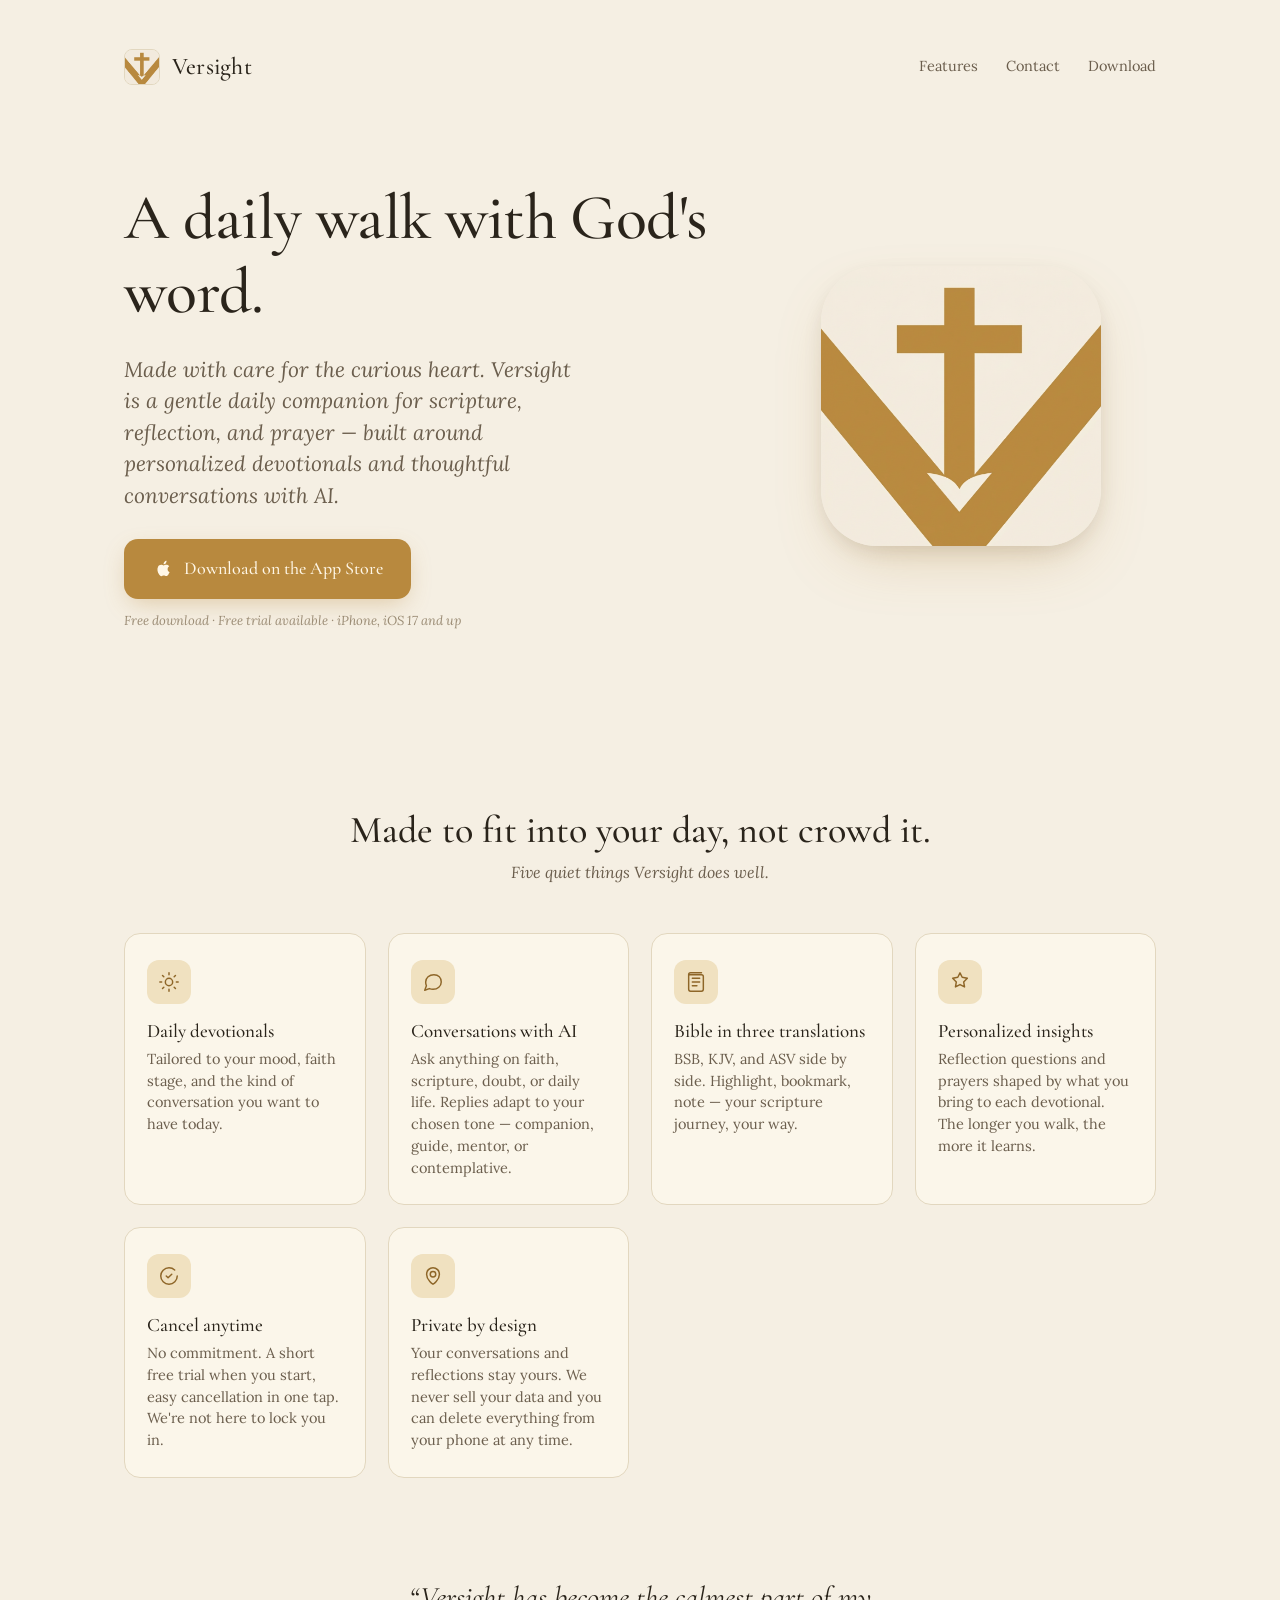
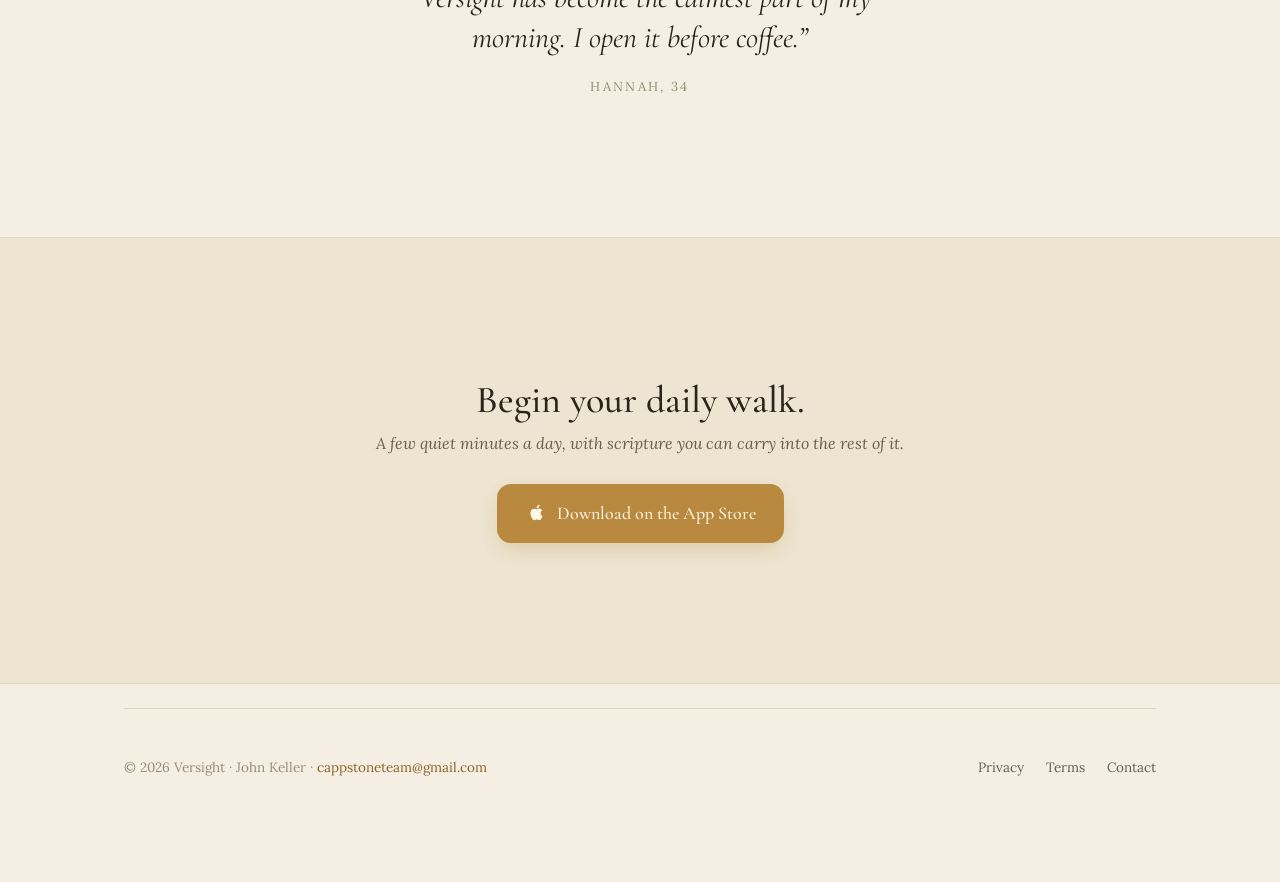
<file: index.html>
<!doctype html>
<html lang="en">
<head>
  <meta charset="utf-8" />
  <meta name="viewport" content="width=device-width, initial-scale=1" />
  <title>Versight — A daily walk with God's word</title>
  <meta name="description" content="Versight is a gentle daily companion for scripture, reflection, and prayer — built around personalized devotionals and thoughtful AI conversations." />
  <meta name="theme-color" content="#F5EFE3" />

  <link rel="icon" type="image/png" href="/icon.png" />
  <link rel="apple-touch-icon" href="/icon.png" />

  <link rel="preconnect" href="https://fonts.googleapis.com" />
  <link rel="preconnect" href="https://fonts.gstatic.com" crossorigin />
  <link href="https://fonts.googleapis.com/css2?family=Cormorant+Garamond:ital,wght@0,400;0,500;0,600;1,400;1,500&family=Lora:ital,wght@0,400;0,500;1,400&display=swap" rel="stylesheet" />

  <link rel="stylesheet" href="/style.css" />

  <!-- OG / Twitter -->
  <meta property="og:type" content="website" />
  <meta property="og:title" content="Versight — A daily walk with God's word" />
  <meta property="og:description" content="Personalized devotionals, thoughtful AI conversations, and a calm place to return to scripture each day." />
  <meta property="og:image" content="https://versight.app/icon.png" />
  <meta property="og:url" content="https://versight.app" />
  <meta name="twitter:card" content="summary_large_image" />
</head>
<body>

  <div class="shell">

    <header class="site-nav">
      <a class="brand" href="/">
        <img src="/icon.png" alt="Versight" />
        <span>Versight</span>
      </a>
      <nav>
        <a href="#features">Features</a>
        <a href="/contacts">Contact</a>
        <a href="#download">Download</a>
      </nav>
    </header>

    <!-- ─── Hero ───────────────────────────────────────────────── -->
    <section class="hero">
      <div>
        <h1>A daily walk with God's word.</h1>
        <p class="lede">
          Made with care for the curious heart. Versight is a gentle daily
          companion for scripture, reflection, and prayer — built around
          personalized devotionals and thoughtful conversations with AI.
        </p>
        <a class="cta" href="#download" id="topCTA">
          <svg viewBox="0 0 24 24" fill="currentColor" xmlns="http://www.w3.org/2000/svg" aria-hidden="true">
            <path d="M17.05 12.04c-.02-2.06 1.69-3.04 1.76-3.09-.96-1.4-2.45-1.59-2.98-1.61-1.27-.13-2.48.75-3.13.75-.65 0-1.65-.73-2.71-.71-1.39.02-2.68.81-3.4 2.06-1.45 2.51-.37 6.22 1.04 8.26.69 1 1.5 2.12 2.57 2.08 1.03-.04 1.42-.67 2.67-.67 1.25 0 1.6.67 2.69.65 1.11-.02 1.81-1.01 2.49-2.02.78-1.16 1.1-2.28 1.12-2.34-.03-.01-2.14-.82-2.16-3.26zM15.06 5.7c.57-.69.95-1.65.85-2.6-.82.03-1.81.55-2.4 1.24-.53.61-1 1.59-.87 2.53.91.07 1.85-.46 2.42-1.17z"/>
          </svg>
          Download on the App Store
        </a>
        <small class="cta-note">Free download · Free trial available · iPhone, iOS 17 and up</small>
      </div>
      <div class="hero-icon">
        <img src="/icon.png" alt="Versight app icon" />
      </div>
    </section>

    <!-- ─── Benefits ───────────────────────────────────────────── -->
    <section class="benefits" id="features">
      <h2>Made to fit into your day, not crowd it.</h2>
      <p class="section-sub">Five quiet things Versight does well.</p>

      <div class="benefit-grid">
        <article class="benefit-card">
          <div class="icon">
            <svg viewBox="0 0 24 24"><circle cx="12" cy="12" r="4"/><path d="M12 2v2M12 20v2M2 12h2M20 12h2M4.93 4.93l1.41 1.41M17.66 17.66l1.41 1.41M4.93 19.07l1.41-1.41M17.66 6.34l1.41-1.41"/></svg>
          </div>
          <h3>Daily devotionals</h3>
          <p>Tailored to your mood, faith stage, and the kind of conversation you want to have today.</p>
        </article>

        <article class="benefit-card">
          <div class="icon">
            <svg viewBox="0 0 24 24"><path d="M21 12c0 4.5-4 8-9 8-1.4 0-2.8-.3-4-.8L3 21l1.8-5C4.3 14.8 4 13.4 4 12c0-4.5 4-8 9-8s8 3.5 8 8z"/></svg>
          </div>
          <h3>Conversations with AI</h3>
          <p>Ask anything on faith, scripture, doubt, or daily life. Replies adapt to your chosen tone — companion, guide, mentor, or contemplative.</p>
        </article>

        <article class="benefit-card">
          <div class="icon">
            <svg viewBox="0 0 24 24"><path d="M4 4h14a2 2 0 0 1 2 2v14a2 2 0 0 1-2 2H6a2 2 0 0 1-2-2V4z"/><path d="M4 4v0a2 2 0 0 1 2-2h12"/><path d="M8 8h8M8 12h8M8 16h5"/></svg>
          </div>
          <h3>Bible in three translations</h3>
          <p>BSB, KJV, and ASV side by side. Highlight, bookmark, note — your scripture journey, your way.</p>
        </article>

        <article class="benefit-card">
          <div class="icon">
            <svg viewBox="0 0 24 24"><path d="M12 2l2.39 4.85L20 8l-4 3.9.94 5.5L12 14.77 7.06 17.4 8 11.9 4 8l5.61-1.15L12 2z"/></svg>
          </div>
          <h3>Personalized insights</h3>
          <p>Reflection questions and prayers shaped by what you bring to each devotional. The longer you walk, the more it learns.</p>
        </article>

        <article class="benefit-card">
          <div class="icon">
            <svg viewBox="0 0 24 24"><path d="M9 12l2 2 4-4M21 12c0 4.97-4.03 9-9 9s-9-4.03-9-9 4.03-9 9-9c2.4 0 4.58.94 6.2 2.47"/></svg>
          </div>
          <h3>Cancel anytime</h3>
          <p>No commitment. A short free trial when you start, easy cancellation in one tap. We're not here to lock you in.</p>
        </article>

        <article class="benefit-card">
          <div class="icon">
            <svg viewBox="0 0 24 24"><path d="M12 21s-7-4.5-7-11a7 7 0 1 1 14 0c0 6.5-7 11-7 11z"/><circle cx="12" cy="10" r="3"/></svg>
          </div>
          <h3>Private by design</h3>
          <p>Your conversations and reflections stay yours. We never sell your data and you can delete everything from your phone at any time.</p>
        </article>
      </div>
    </section>

    <!-- ─── Quote ──────────────────────────────────────────────── -->
    <section class="quote">
      <blockquote>
        “Versight has become the calmest part of my morning. I open it before coffee.”
      </blockquote>
      <cite>Hannah, 34</cite>
    </section>

  </div>

  <!-- ─── Final CTA (full-bleed background) ────────────────────── -->
  <section class="final-cta" id="download">
    <div class="shell shell--narrow">
      <h2>Begin your daily walk.</h2>
      <p>A few quiet minutes a day, with scripture you can carry into the rest of it.</p>
      <a class="cta" href="https://apps.apple.com/app/versight/id0000000000">
        <svg viewBox="0 0 24 24" fill="currentColor" xmlns="http://www.w3.org/2000/svg" aria-hidden="true">
          <path d="M17.05 12.04c-.02-2.06 1.69-3.04 1.76-3.09-.96-1.4-2.45-1.59-2.98-1.61-1.27-.13-2.48.75-3.13.75-.65 0-1.65-.73-2.71-.71-1.39.02-2.68.81-3.4 2.06-1.45 2.51-.37 6.22 1.04 8.26.69 1 1.5 2.12 2.57 2.08 1.03-.04 1.42-.67 2.67-.67 1.25 0 1.6.67 2.69.65 1.11-.02 1.81-1.01 2.49-2.02.78-1.16 1.1-2.28 1.12-2.34-.03-.01-2.14-.82-2.16-3.26zM15.06 5.7c.57-.69.95-1.65.85-2.6-.82.03-1.81.55-2.4 1.24-.53.61-1 1.59-.87 2.53.91.07 1.85-.46 2.42-1.17z"/>
        </svg>
        Download on the App Store
      </a>
    </div>
  </section>

  <!-- ─── Footer ─────────────────────────────────────────────── -->
  <div class="shell">
    <footer class="site-foot">
      <div class="row">
        <div>© 2026 Versight · John Keller · <a href="mailto:cappstoneteam@gmail.com">cappstoneteam@gmail.com</a></div>
        <nav>
          <a href="/privacy">Privacy</a>
          <a href="/terms">Terms</a>
          <a href="/contacts">Contact</a>
        </nav>
      </div>
    </footer>
  </div>

</body>
</html>
</file>
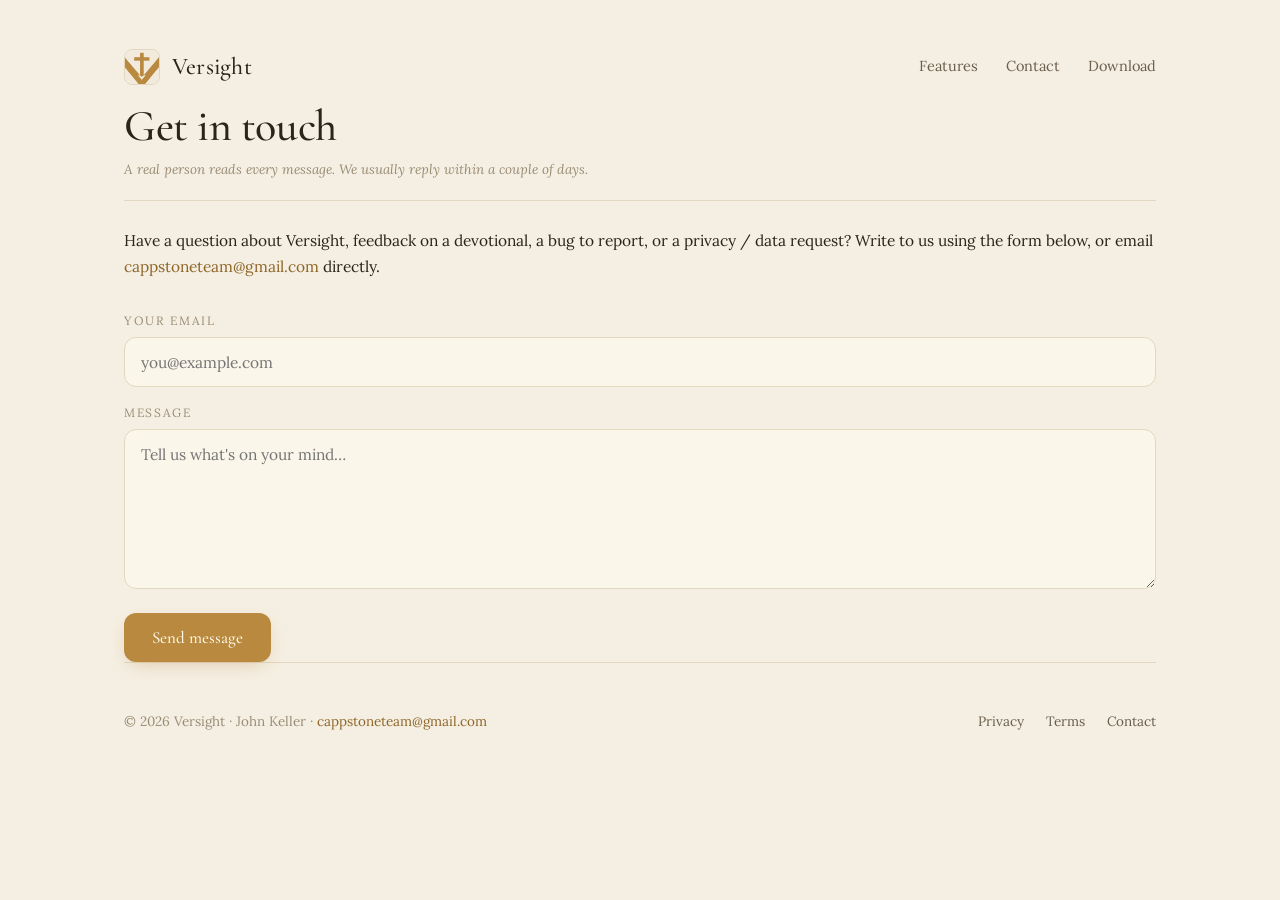
<file: contacts.html>
<!doctype html>
<html lang="en">
<head>
  <meta charset="utf-8" />
  <meta name="viewport" content="width=device-width, initial-scale=1" />
  <title>Contact — Versight</title>
  <meta name="description" content="Get in touch with the Versight team. We read every message." />
  <meta name="theme-color" content="#F5EFE3" />
  <meta name="robots" content="index, follow" />

  <link rel="icon" type="image/png" href="/icon.png" />
  <link rel="apple-touch-icon" href="/icon.png" />

  <link rel="preconnect" href="https://fonts.googleapis.com" />
  <link rel="preconnect" href="https://fonts.gstatic.com" crossorigin />
  <link href="https://fonts.googleapis.com/css2?family=Cormorant+Garamond:ital,wght@0,400;0,500;0,600;1,400;1,500&family=Lora:ital,wght@0,400;0,500;1,400&display=swap" rel="stylesheet" />

  <link rel="stylesheet" href="/style.css" />
</head>
<body>

  <div class="shell">

    <header class="site-nav">
      <a class="brand" href="/">
        <img src="/icon.png" alt="Versight" />
        <span>Versight</span>
      </a>
      <nav>
        <a href="/#features">Features</a>
        <a href="/contacts">Contact</a>
        <a href="/#download">Download</a>
      </nav>
    </header>

    <article class="doc">
      <h1>Get in touch</h1>
      <p class="meta">A real person reads every message. We usually reply within a couple of days.</p>

      <p>Have a question about Versight, feedback on a devotional, a bug to report, or a privacy / data request? Write to us using the form below, or email <a href="mailto:cappstoneteam@gmail.com">cappstoneteam@gmail.com</a> directly.</p>

      <form class="contact-form" id="contactForm" action="https://api.web3forms.com/submit" method="POST">
        <!--
          ──────────────────────────────────────────────────────────────────────
          Contact form uses Web3Forms (https://web3forms.com) — a free
          forwarding service that posts the form payload as an email to
          cappstoneteam@gmail.com. No backend server needed; works on any
          static host (Cloudflare Pages, Netlify, GitHub Pages, etc).

          Setup:
            1. Sign up at https://web3forms.com with cappstoneteam@gmail.com
               (free tier: 250 submissions / month — plenty for a launch).
            2. Grab the "Access Key" from the dashboard.
            3. Replace YOUR_WEB3FORMS_ACCESS_KEY below with it.
            4. Confirm your sending email (Web3Forms emails the address you
               registered with — confirm the verification email or messages
               won't be delivered).

          If you'd rather use Formspree, Basin, Getform, or your own SMTP:
          just point `action` at their endpoint and tweak the hidden field
          names — the rest of the form stays the same.
          ──────────────────────────────────────────────────────────────────────
        -->
        <input type="hidden" name="access_key" value="5181ed98-6f65-49f4-903a-f2fe1e210f1c" />
        <input type="hidden" name="subject" value="New Versight contact form submission" />
        <input type="hidden" name="from_name" value="Versight Website" />
        <!--
          Internal app user id. The iOS app opens this page as
          /contacts?uid=<uuid> from Settings → Contact support; the script
          below copies that query param into this field so it rides along in
          the email to support and lets us correlate the request with the
          account. Empty (and removed before send) for plain web visitors.
        -->
        <input type="hidden" name="user_id" id="userIdField" value="" />
        <!-- honeypot: real users won't fill this; spam bots will -->
        <input type="checkbox" name="botcheck" style="display:none" tabindex="-1" autocomplete="off" />

        <div>
          <label for="email">Your email</label>
          <input
            id="email"
            type="email"
            name="email"
            required
            autocomplete="email"
            placeholder="you@example.com"
          />
        </div>

        <div>
          <label for="message">Message</label>
          <textarea
            id="message"
            name="message"
            required
            minlength="10"
            placeholder="Tell us what's on your mind…"
          ></textarea>
        </div>

        <div class="form-msg" id="formMsg"></div>

        <button type="submit" id="submitBtn">Send message</button>
      </form>
    </article>

    <footer class="site-foot">
      <div class="row">
        <div>© 2026 Versight · John Keller · <a href="mailto:cappstoneteam@gmail.com">cappstoneteam@gmail.com</a></div>
        <nav>
          <a href="/privacy">Privacy</a>
          <a href="/terms">Terms</a>
          <a href="/contacts">Contact</a>
        </nav>
      </div>
    </footer>

  </div>

  <script>
    // Lightweight progressive enhancement: intercept the submit, post via
    // fetch so we can show success/error inline without a page reload.
    // If JS is disabled the form still works as a regular POST (Web3Forms
    // redirects back to a thank-you page).
    (function () {
      const form = document.getElementById('contactForm');
      const msg = document.getElementById('formMsg');
      const btn = document.getElementById('submitBtn');
      if (!form) return;

      // Carry the app user id (from /contacts?uid=<uuid>) into the email.
      // Set it as the attribute too so form.reset() keeps it. If there's no
      // uid (a plain web visitor), drop the field so support doesn't get an
      // empty "user_id" line.
      (function () {
        const uid = new URLSearchParams(location.search).get('uid');
        const field = document.getElementById('userIdField');
        if (!field) return;
        if (uid && uid.trim()) {
          field.value = uid.trim();
          field.setAttribute('value', uid.trim());
        } else {
          field.remove();
        }
      })();

      form.addEventListener('submit', async function (e) {
        e.preventDefault();
        msg.className = 'form-msg';
        msg.textContent = '';
        btn.disabled = true;
        btn.textContent = 'Sending…';

        try {
          const formData = new FormData(form);
          const res = await fetch(form.action, {
            method: 'POST',
            body: formData,
            headers: { Accept: 'application/json' },
          });
          const data = await res.json().catch(() => ({}));
          if (res.ok && data.success !== false) {
            msg.className = 'form-msg success';
            msg.textContent = 'Thank you — your message has been sent. We\'ll be in touch soon.';
            form.reset();
          } else {
            msg.className = 'form-msg error';
            msg.textContent = (data && data.message)
              ? data.message
              : 'Something went wrong sending your message. Please email cappstoneteam@gmail.com instead.';
          }
        } catch (err) {
          msg.className = 'form-msg error';
          msg.textContent = 'Network error. Please email cappstoneteam@gmail.com instead.';
        } finally {
          btn.disabled = false;
          btn.textContent = 'Send message';
        }
      });
    })();
  </script>

</body>
</html>
</file>
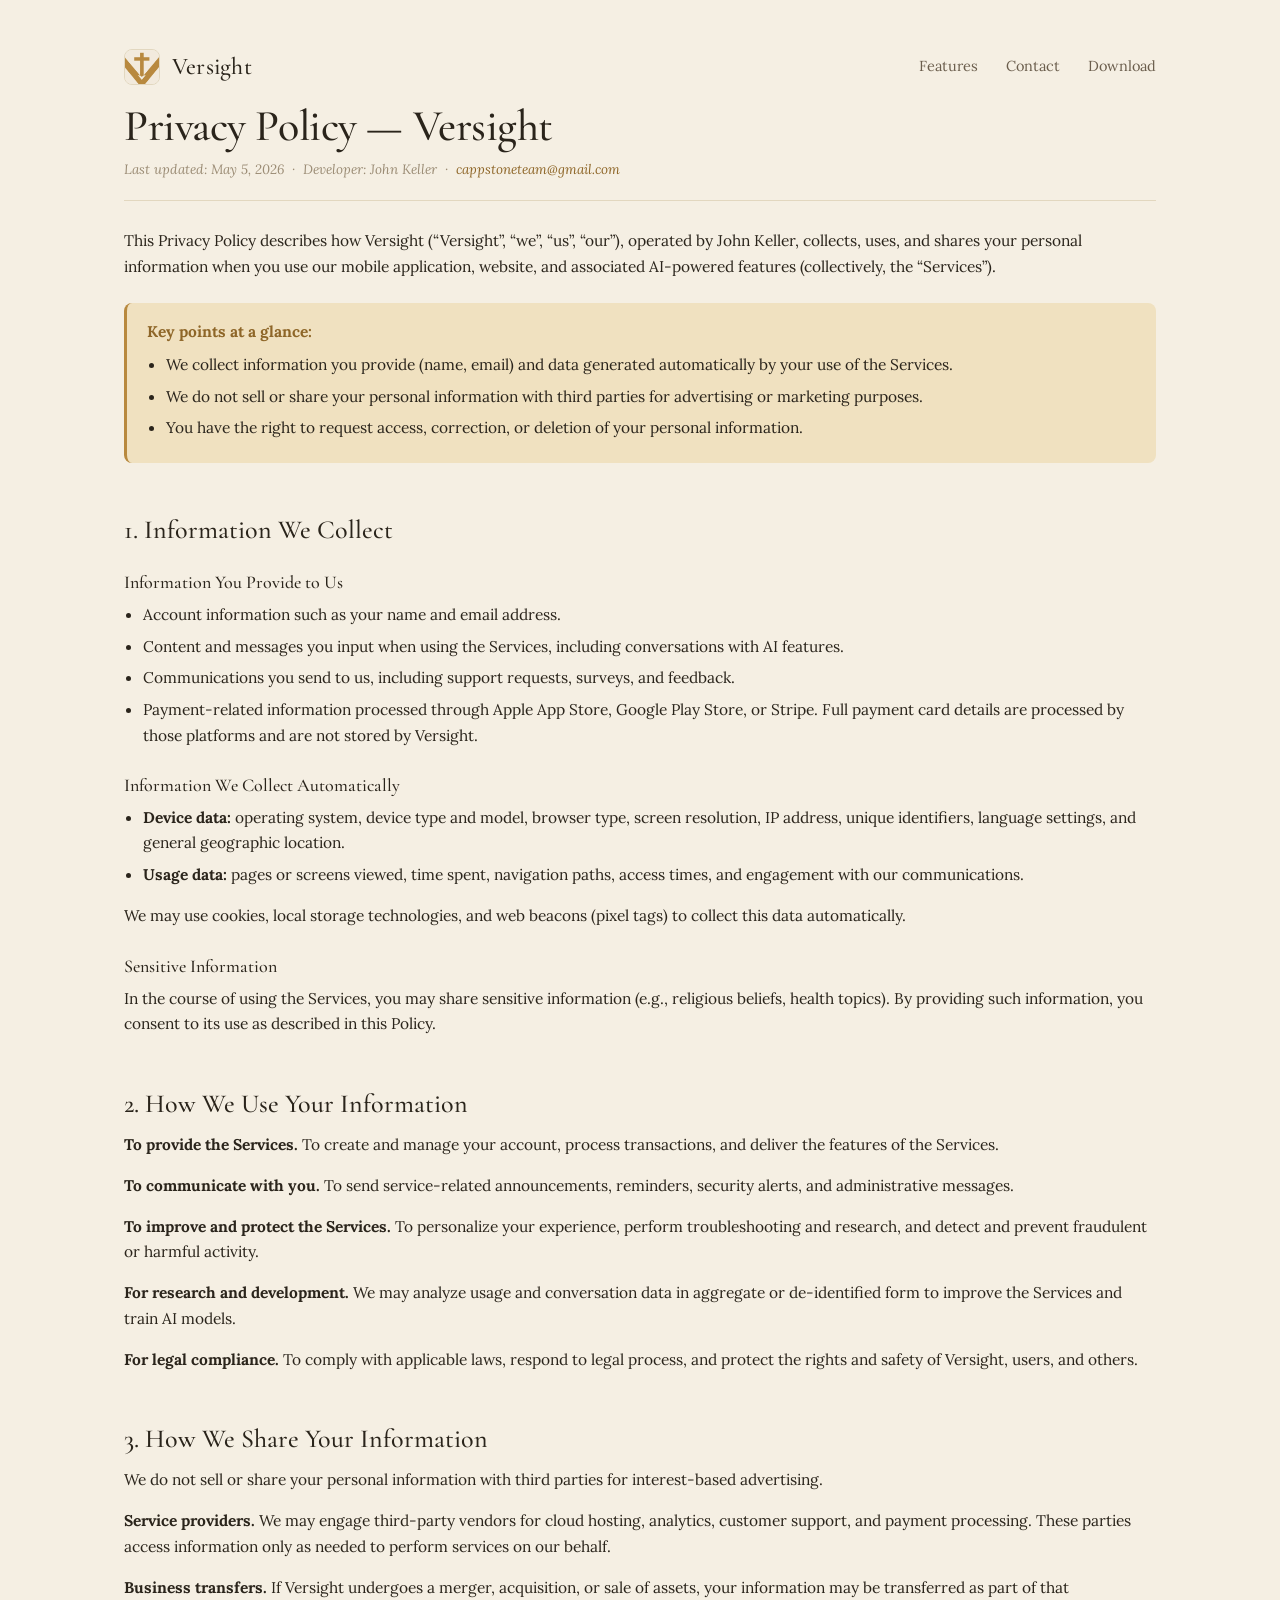
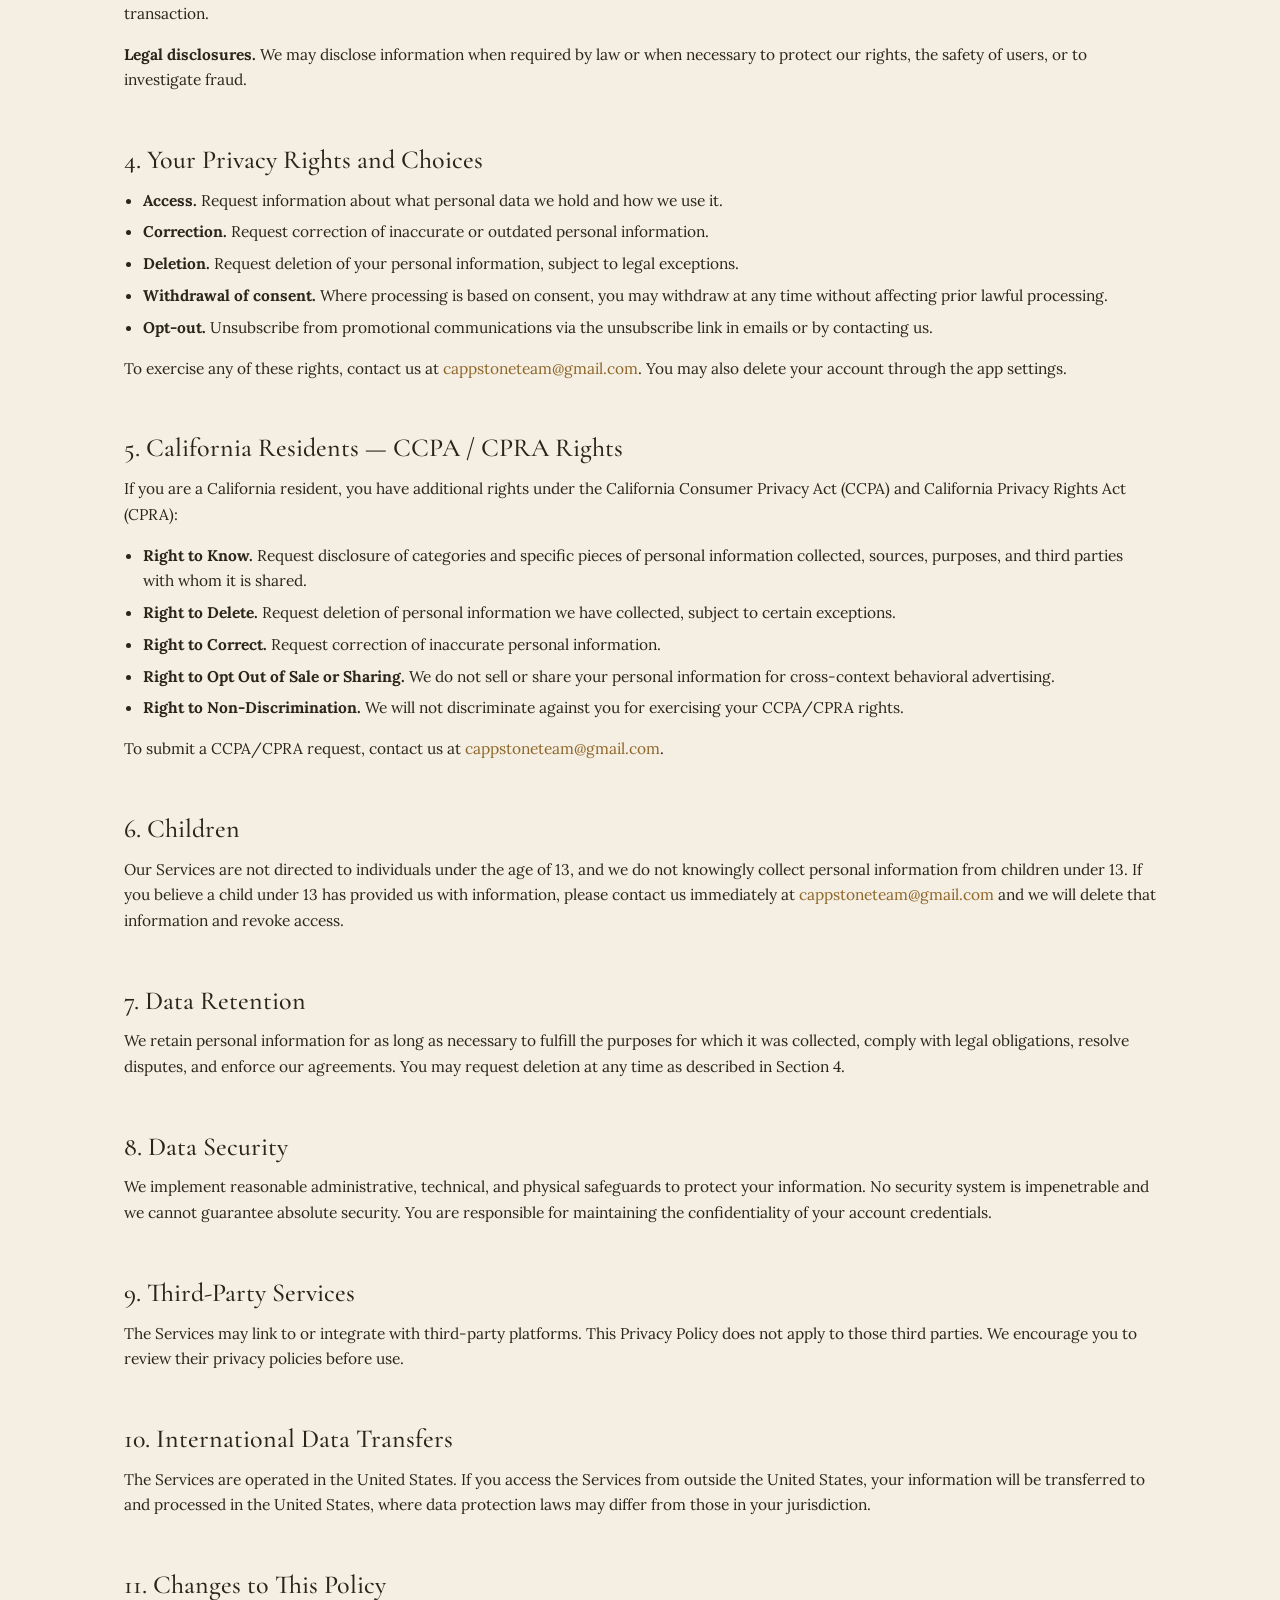
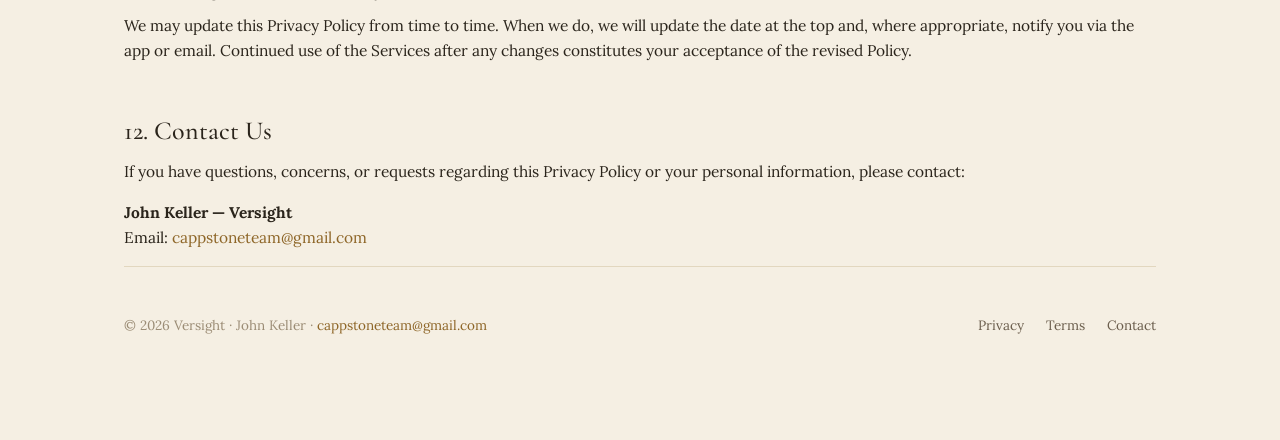
<file: privacy.html>
<!doctype html>
<html lang="en">
<head>
  <meta charset="utf-8" />
  <meta name="viewport" content="width=device-width, initial-scale=1" />
  <title>Privacy Policy — Versight</title>
  <meta name="description" content="How Versight collects, uses, and protects your personal information." />
  <meta name="theme-color" content="#F5EFE3" />
  <meta name="robots" content="index, follow" />

  <link rel="icon" type="image/png" href="/icon.png" />
  <link rel="apple-touch-icon" href="/icon.png" />

  <link rel="preconnect" href="https://fonts.googleapis.com" />
  <link rel="preconnect" href="https://fonts.gstatic.com" crossorigin />
  <link href="https://fonts.googleapis.com/css2?family=Cormorant+Garamond:ital,wght@0,400;0,500;0,600;1,400;1,500&family=Lora:ital,wght@0,400;0,500;1,400&display=swap" rel="stylesheet" />

  <link rel="stylesheet" href="/style.css" />
</head>
<body>

  <div class="shell">

    <header class="site-nav">
      <a class="brand" href="/">
        <img src="/icon.png" alt="Versight" />
        <span>Versight</span>
      </a>
      <nav>
        <a href="/#features">Features</a>
        <a href="/contacts">Contact</a>
        <a href="/#download">Download</a>
      </nav>
    </header>

    <article class="doc">
      <h1>Privacy Policy — Versight</h1>
      <p class="meta">Last updated: May 5, 2026 &nbsp;·&nbsp; Developer: John Keller &nbsp;·&nbsp; <a href="mailto:cappstoneteam@gmail.com">cappstoneteam@gmail.com</a></p>

      <p>This Privacy Policy describes how Versight (“Versight”, “we”, “us”, “our”), operated by John Keller, collects, uses, and shares your personal information when you use our mobile application, website, and associated AI-powered features (collectively, the “Services”).</p>

      <div class="callout">
        <strong>Key points at a glance:</strong>
        <ul style="margin-top: .5em; margin-bottom: 0;">
          <li>We collect information you provide (name, email) and data generated automatically by your use of the Services.</li>
          <li>We do not sell or share your personal information with third parties for advertising or marketing purposes.</li>
          <li>You have the right to request access, correction, or deletion of your personal information.</li>
        </ul>
      </div>

      <h2>1. Information We Collect</h2>

      <h3>Information You Provide to Us</h3>
      <ul>
        <li>Account information such as your name and email address.</li>
        <li>Content and messages you input when using the Services, including conversations with AI features.</li>
        <li>Communications you send to us, including support requests, surveys, and feedback.</li>
        <li>Payment-related information processed through Apple App Store, Google Play Store, or Stripe. Full payment card details are processed by those platforms and are not stored by Versight.</li>
      </ul>

      <h3>Information We Collect Automatically</h3>
      <ul>
        <li><strong>Device data:</strong> operating system, device type and model, browser type, screen resolution, IP address, unique identifiers, language settings, and general geographic location.</li>
        <li><strong>Usage data:</strong> pages or screens viewed, time spent, navigation paths, access times, and engagement with our communications.</li>
      </ul>
      <p>We may use cookies, local storage technologies, and web beacons (pixel tags) to collect this data automatically.</p>

      <h3>Sensitive Information</h3>
      <p>In the course of using the Services, you may share sensitive information (e.g., religious beliefs, health topics). By providing such information, you consent to its use as described in this Policy.</p>

      <h2>2. How We Use Your Information</h2>
      <p><strong>To provide the Services.</strong> To create and manage your account, process transactions, and deliver the features of the Services.</p>
      <p><strong>To communicate with you.</strong> To send service-related announcements, reminders, security alerts, and administrative messages.</p>
      <p><strong>To improve and protect the Services.</strong> To personalize your experience, perform troubleshooting and research, and detect and prevent fraudulent or harmful activity.</p>
      <p><strong>For research and development.</strong> We may analyze usage and conversation data in aggregate or de-identified form to improve the Services and train AI models.</p>
      <p><strong>For legal compliance.</strong> To comply with applicable laws, respond to legal process, and protect the rights and safety of Versight, users, and others.</p>

      <h2>3. How We Share Your Information</h2>
      <p>We do not sell or share your personal information with third parties for interest-based advertising.</p>
      <p><strong>Service providers.</strong> We may engage third-party vendors for cloud hosting, analytics, customer support, and payment processing. These parties access information only as needed to perform services on our behalf.</p>
      <p><strong>Business transfers.</strong> If Versight undergoes a merger, acquisition, or sale of assets, your information may be transferred as part of that transaction.</p>
      <p><strong>Legal disclosures.</strong> We may disclose information when required by law or when necessary to protect our rights, the safety of users, or to investigate fraud.</p>

      <h2>4. Your Privacy Rights and Choices</h2>
      <ul>
        <li><strong>Access.</strong> Request information about what personal data we hold and how we use it.</li>
        <li><strong>Correction.</strong> Request correction of inaccurate or outdated personal information.</li>
        <li><strong>Deletion.</strong> Request deletion of your personal information, subject to legal exceptions.</li>
        <li><strong>Withdrawal of consent.</strong> Where processing is based on consent, you may withdraw at any time without affecting prior lawful processing.</li>
        <li><strong>Opt-out.</strong> Unsubscribe from promotional communications via the unsubscribe link in emails or by contacting us.</li>
      </ul>
      <p>To exercise any of these rights, contact us at <a href="mailto:cappstoneteam@gmail.com">cappstoneteam@gmail.com</a>. You may also delete your account through the app settings.</p>

      <h2>5. California Residents — CCPA / CPRA Rights</h2>
      <p>If you are a California resident, you have additional rights under the California Consumer Privacy Act (CCPA) and California Privacy Rights Act (CPRA):</p>
      <ul>
        <li><strong>Right to Know.</strong> Request disclosure of categories and specific pieces of personal information collected, sources, purposes, and third parties with whom it is shared.</li>
        <li><strong>Right to Delete.</strong> Request deletion of personal information we have collected, subject to certain exceptions.</li>
        <li><strong>Right to Correct.</strong> Request correction of inaccurate personal information.</li>
        <li><strong>Right to Opt Out of Sale or Sharing.</strong> We do not sell or share your personal information for cross-context behavioral advertising.</li>
        <li><strong>Right to Non-Discrimination.</strong> We will not discriminate against you for exercising your CCPA/CPRA rights.</li>
      </ul>
      <p>To submit a CCPA/CPRA request, contact us at <a href="mailto:cappstoneteam@gmail.com">cappstoneteam@gmail.com</a>.</p>

      <h2>6. Children</h2>
      <p>Our Services are not directed to individuals under the age of 13, and we do not knowingly collect personal information from children under 13. If you believe a child under 13 has provided us with information, please contact us immediately at <a href="mailto:cappstoneteam@gmail.com">cappstoneteam@gmail.com</a> and we will delete that information and revoke access.</p>

      <h2>7. Data Retention</h2>
      <p>We retain personal information for as long as necessary to fulfill the purposes for which it was collected, comply with legal obligations, resolve disputes, and enforce our agreements. You may request deletion at any time as described in Section 4.</p>

      <h2>8. Data Security</h2>
      <p>We implement reasonable administrative, technical, and physical safeguards to protect your information. No security system is impenetrable and we cannot guarantee absolute security. You are responsible for maintaining the confidentiality of your account credentials.</p>

      <h2>9. Third-Party Services</h2>
      <p>The Services may link to or integrate with third-party platforms. This Privacy Policy does not apply to those third parties. We encourage you to review their privacy policies before use.</p>

      <h2>10. International Data Transfers</h2>
      <p>The Services are operated in the United States. If you access the Services from outside the United States, your information will be transferred to and processed in the United States, where data protection laws may differ from those in your jurisdiction.</p>

      <h2>11. Changes to This Policy</h2>
      <p>We may update this Privacy Policy from time to time. When we do, we will update the date at the top and, where appropriate, notify you via the app or email. Continued use of the Services after any changes constitutes your acceptance of the revised Policy.</p>

      <h2>12. Contact Us</h2>
      <p>If you have questions, concerns, or requests regarding this Privacy Policy or your personal information, please contact:</p>
      <p>
        <strong>John Keller — Versight</strong><br />
        Email: <a href="mailto:cappstoneteam@gmail.com">cappstoneteam@gmail.com</a>
      </p>
    </article>

    <footer class="site-foot">
      <div class="row">
        <div>© 2026 Versight · John Keller · <a href="mailto:cappstoneteam@gmail.com">cappstoneteam@gmail.com</a></div>
        <nav>
          <a href="/privacy">Privacy</a>
          <a href="/terms">Terms</a>
          <a href="/contacts">Contact</a>
        </nav>
      </div>
    </footer>

  </div>

</body>
</html>
</file>
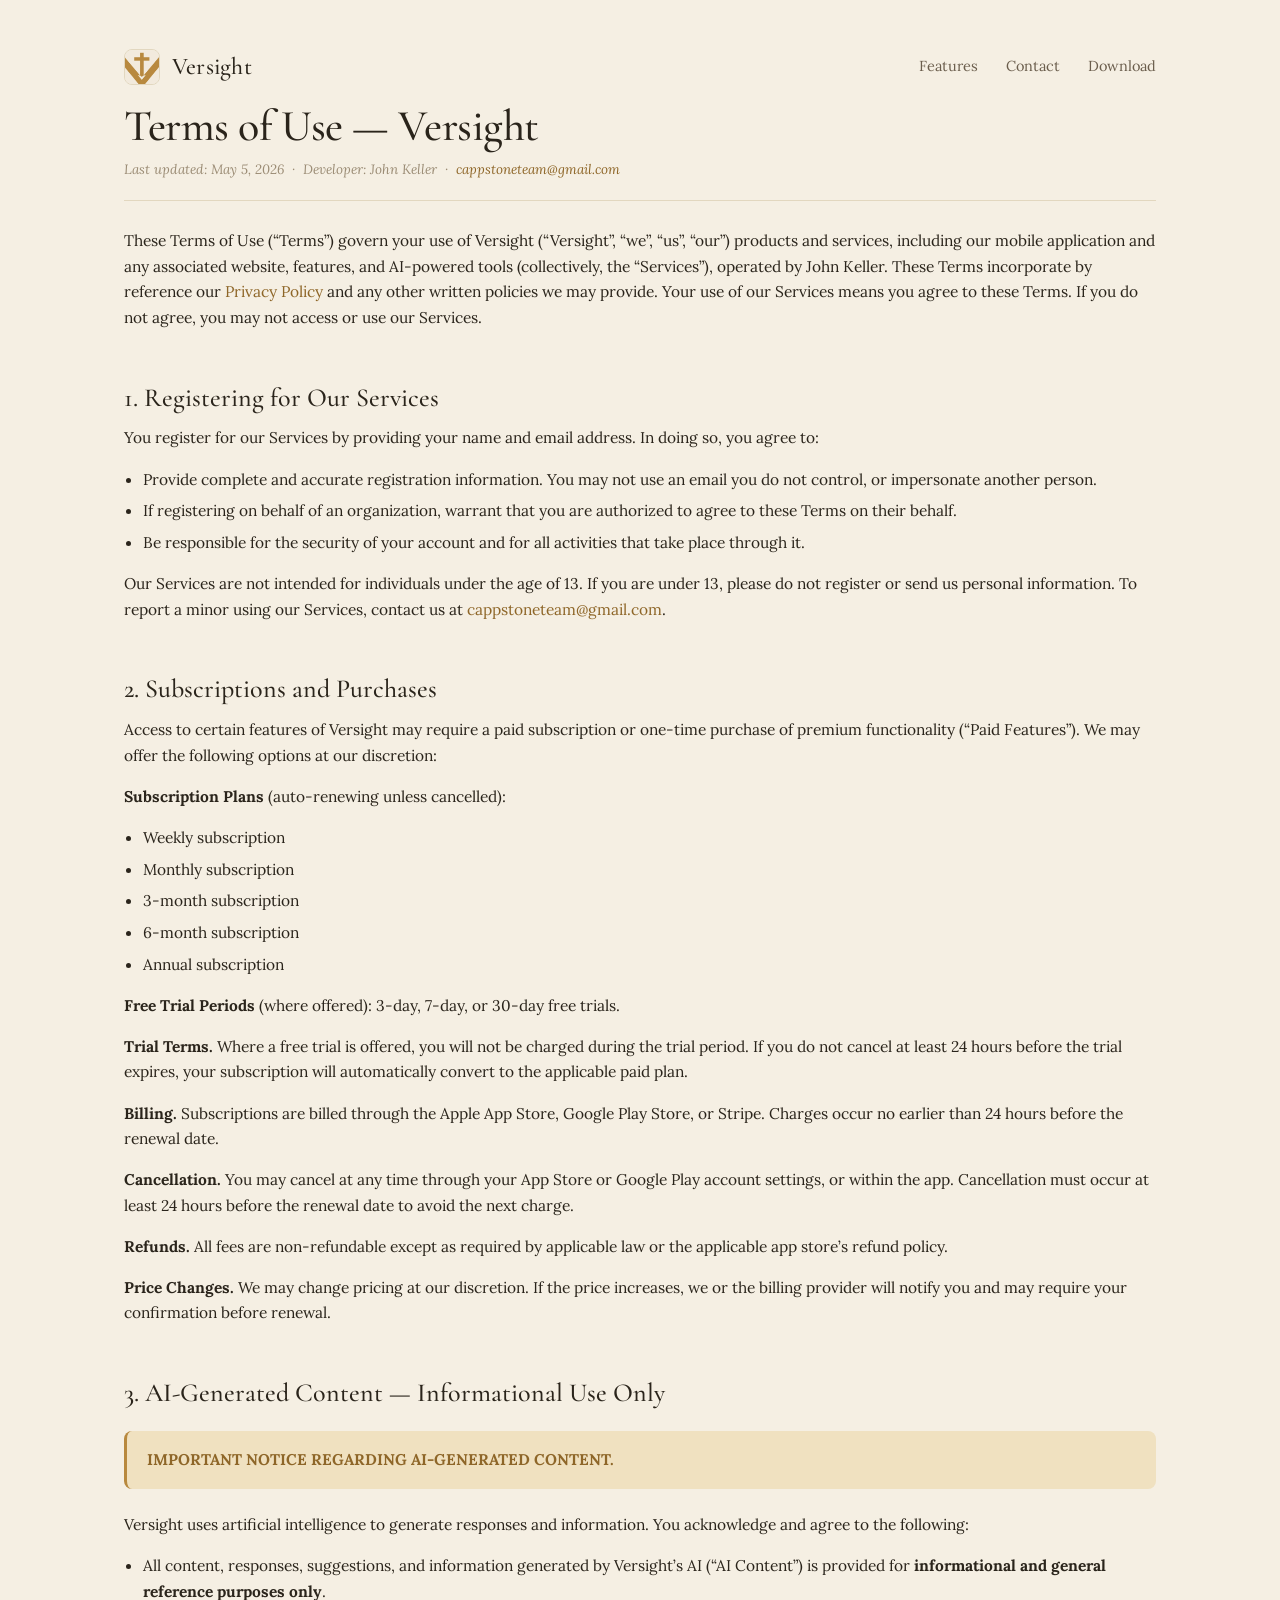
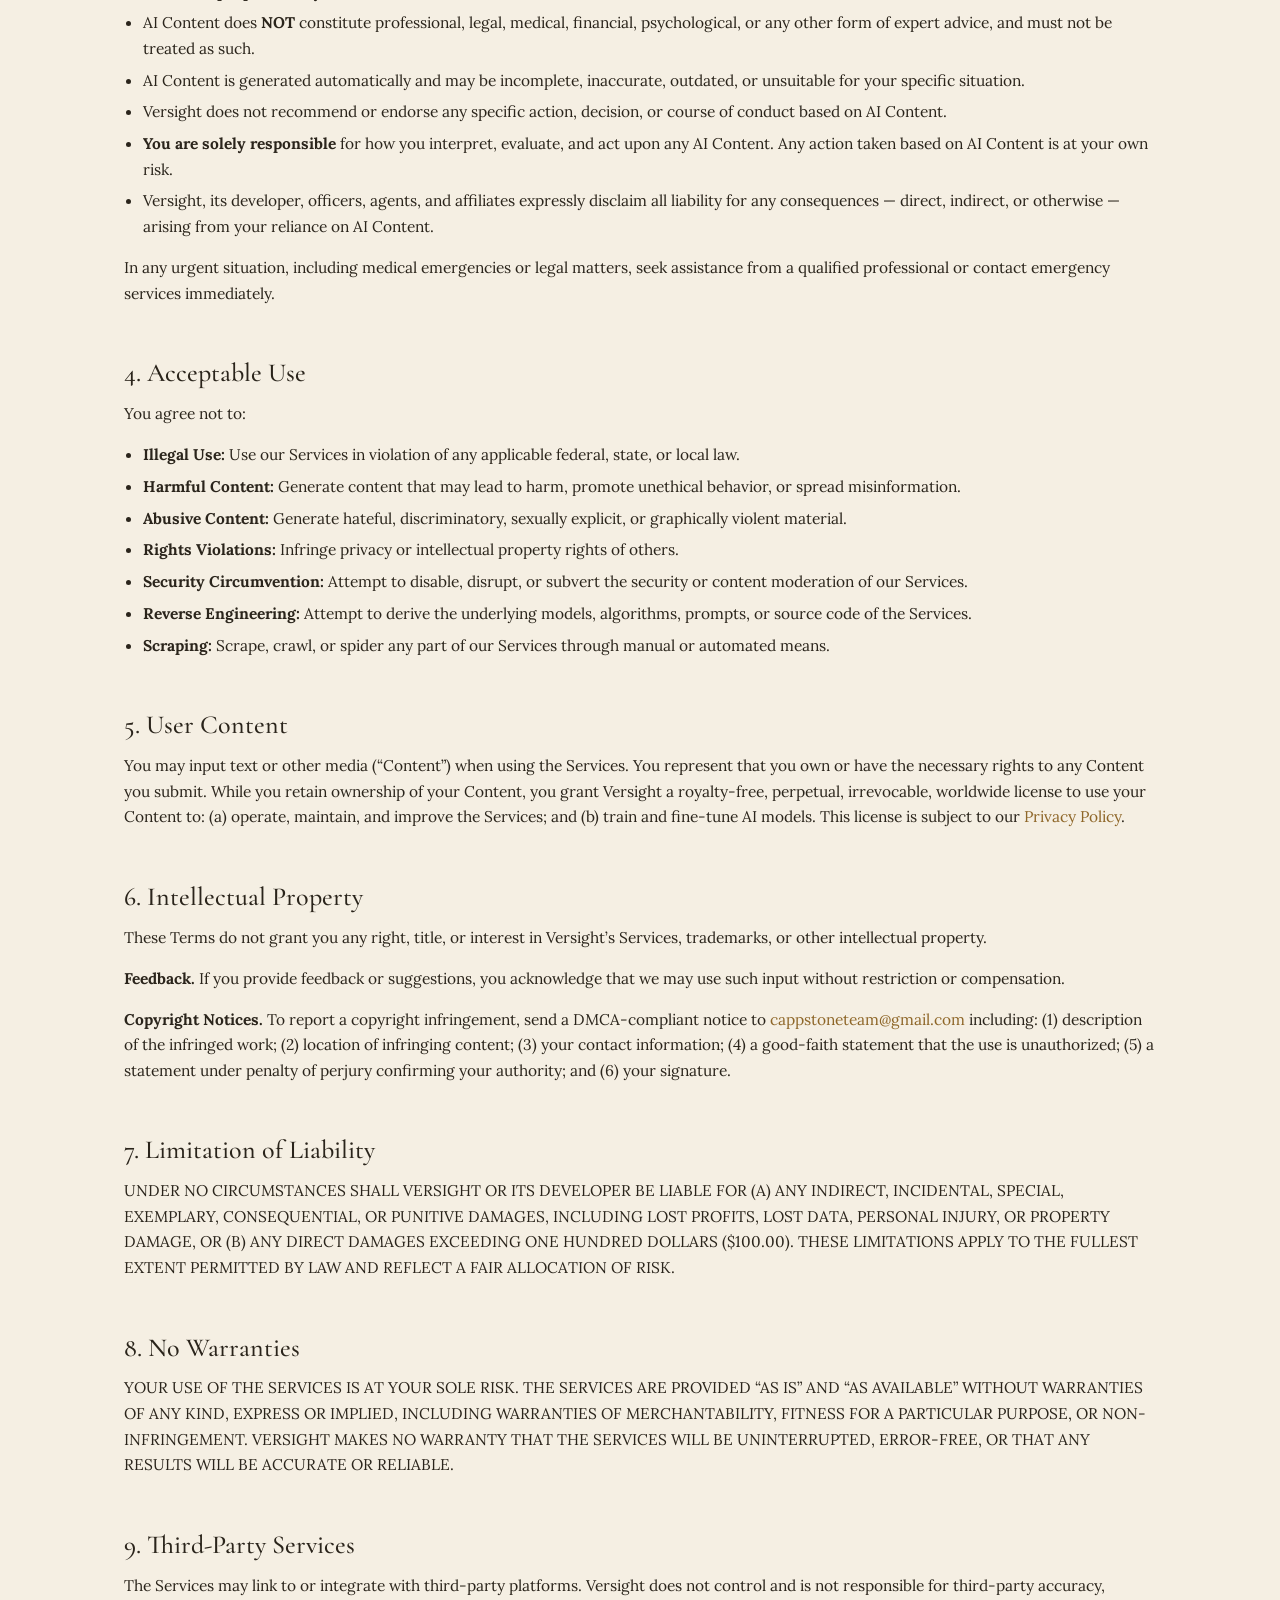
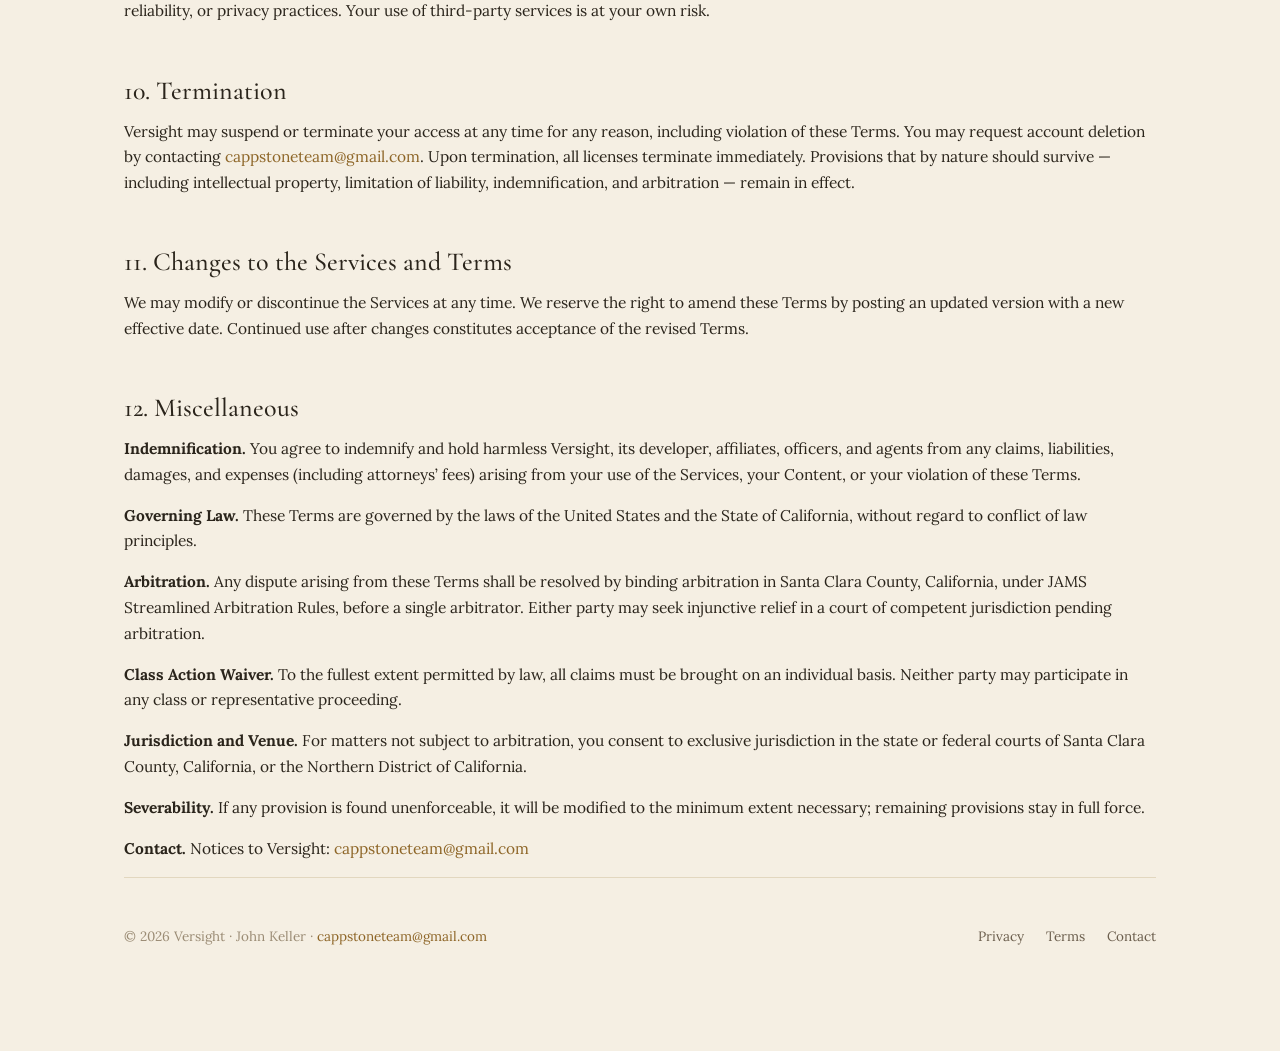
<file: terms.html>
<!doctype html>
<html lang="en">
<head>
  <meta charset="utf-8" />
  <meta name="viewport" content="width=device-width, initial-scale=1" />
  <title>Terms of Use — Versight</title>
  <meta name="description" content="The terms that govern your use of Versight." />
  <meta name="theme-color" content="#F5EFE3" />
  <meta name="robots" content="index, follow" />

  <link rel="icon" type="image/png" href="/icon.png" />
  <link rel="apple-touch-icon" href="/icon.png" />

  <link rel="preconnect" href="https://fonts.googleapis.com" />
  <link rel="preconnect" href="https://fonts.gstatic.com" crossorigin />
  <link href="https://fonts.googleapis.com/css2?family=Cormorant+Garamond:ital,wght@0,400;0,500;0,600;1,400;1,500&family=Lora:ital,wght@0,400;0,500;1,400&display=swap" rel="stylesheet" />

  <link rel="stylesheet" href="/style.css" />
</head>
<body>

  <div class="shell">

    <header class="site-nav">
      <a class="brand" href="/">
        <img src="/icon.png" alt="Versight" />
        <span>Versight</span>
      </a>
      <nav>
        <a href="/#features">Features</a>
        <a href="/contacts">Contact</a>
        <a href="/#download">Download</a>
      </nav>
    </header>

    <article class="doc">
      <h1>Terms of Use — Versight</h1>
      <p class="meta">Last updated: May 5, 2026 &nbsp;·&nbsp; Developer: John Keller &nbsp;·&nbsp; <a href="mailto:cappstoneteam@gmail.com">cappstoneteam@gmail.com</a></p>

      <p>These Terms of Use (“Terms”) govern your use of Versight (“Versight”, “we”, “us”, “our”) products and services, including our mobile application and any associated website, features, and AI-powered tools (collectively, the “Services”), operated by John Keller. These Terms incorporate by reference our <a href="/privacy">Privacy Policy</a> and any other written policies we may provide. Your use of our Services means you agree to these Terms. If you do not agree, you may not access or use our Services.</p>

      <h2>1. Registering for Our Services</h2>
      <p>You register for our Services by providing your name and email address. In doing so, you agree to:</p>
      <ul>
        <li>Provide complete and accurate registration information. You may not use an email you do not control, or impersonate another person.</li>
        <li>If registering on behalf of an organization, warrant that you are authorized to agree to these Terms on their behalf.</li>
        <li>Be responsible for the security of your account and for all activities that take place through it.</li>
      </ul>
      <p>Our Services are not intended for individuals under the age of 13. If you are under 13, please do not register or send us personal information. To report a minor using our Services, contact us at <a href="mailto:cappstoneteam@gmail.com">cappstoneteam@gmail.com</a>.</p>

      <h2>2. Subscriptions and Purchases</h2>
      <p>Access to certain features of Versight may require a paid subscription or one-time purchase of premium functionality (“Paid Features”). We may offer the following options at our discretion:</p>
      <p><strong>Subscription Plans</strong> (auto-renewing unless cancelled):</p>
      <ul>
        <li>Weekly subscription</li>
        <li>Monthly subscription</li>
        <li>3-month subscription</li>
        <li>6-month subscription</li>
        <li>Annual subscription</li>
      </ul>
      <p><strong>Free Trial Periods</strong> (where offered): 3-day, 7-day, or 30-day free trials.</p>
      <p><strong>Trial Terms.</strong> Where a free trial is offered, you will not be charged during the trial period. If you do not cancel at least 24 hours before the trial expires, your subscription will automatically convert to the applicable paid plan.</p>
      <p><strong>Billing.</strong> Subscriptions are billed through the Apple App Store, Google Play Store, or Stripe. Charges occur no earlier than 24 hours before the renewal date.</p>
      <p><strong>Cancellation.</strong> You may cancel at any time through your App Store or Google Play account settings, or within the app. Cancellation must occur at least 24 hours before the renewal date to avoid the next charge.</p>
      <p><strong>Refunds.</strong> All fees are non-refundable except as required by applicable law or the applicable app store’s refund policy.</p>
      <p><strong>Price Changes.</strong> We may change pricing at our discretion. If the price increases, we or the billing provider will notify you and may require your confirmation before renewal.</p>

      <h2>3. AI-Generated Content — Informational Use Only</h2>
      <div class="callout">
        <strong>IMPORTANT NOTICE REGARDING AI-GENERATED CONTENT.</strong>
      </div>
      <p>Versight uses artificial intelligence to generate responses and information. You acknowledge and agree to the following:</p>
      <ul>
        <li>All content, responses, suggestions, and information generated by Versight’s AI (“AI Content”) is provided for <strong>informational and general reference purposes only</strong>.</li>
        <li>AI Content does <strong>NOT</strong> constitute professional, legal, medical, financial, psychological, or any other form of expert advice, and must not be treated as such.</li>
        <li>AI Content is generated automatically and may be incomplete, inaccurate, outdated, or unsuitable for your specific situation.</li>
        <li>Versight does not recommend or endorse any specific action, decision, or course of conduct based on AI Content.</li>
        <li><strong>You are solely responsible</strong> for how you interpret, evaluate, and act upon any AI Content. Any action taken based on AI Content is at your own risk.</li>
        <li>Versight, its developer, officers, agents, and affiliates expressly disclaim all liability for any consequences — direct, indirect, or otherwise — arising from your reliance on AI Content.</li>
      </ul>
      <p>In any urgent situation, including medical emergencies or legal matters, seek assistance from a qualified professional or contact emergency services immediately.</p>

      <h2>4. Acceptable Use</h2>
      <p>You agree not to:</p>
      <ul>
        <li><strong>Illegal Use:</strong> Use our Services in violation of any applicable federal, state, or local law.</li>
        <li><strong>Harmful Content:</strong> Generate content that may lead to harm, promote unethical behavior, or spread misinformation.</li>
        <li><strong>Abusive Content:</strong> Generate hateful, discriminatory, sexually explicit, or graphically violent material.</li>
        <li><strong>Rights Violations:</strong> Infringe privacy or intellectual property rights of others.</li>
        <li><strong>Security Circumvention:</strong> Attempt to disable, disrupt, or subvert the security or content moderation of our Services.</li>
        <li><strong>Reverse Engineering:</strong> Attempt to derive the underlying models, algorithms, prompts, or source code of the Services.</li>
        <li><strong>Scraping:</strong> Scrape, crawl, or spider any part of our Services through manual or automated means.</li>
      </ul>

      <h2>5. User Content</h2>
      <p>You may input text or other media (“Content”) when using the Services. You represent that you own or have the necessary rights to any Content you submit. While you retain ownership of your Content, you grant Versight a royalty-free, perpetual, irrevocable, worldwide license to use your Content to: (a) operate, maintain, and improve the Services; and (b) train and fine-tune AI models. This license is subject to our <a href="/privacy">Privacy Policy</a>.</p>

      <h2>6. Intellectual Property</h2>
      <p>These Terms do not grant you any right, title, or interest in Versight’s Services, trademarks, or other intellectual property.</p>
      <p><strong>Feedback.</strong> If you provide feedback or suggestions, you acknowledge that we may use such input without restriction or compensation.</p>
      <p><strong>Copyright Notices.</strong> To report a copyright infringement, send a DMCA-compliant notice to <a href="mailto:cappstoneteam@gmail.com">cappstoneteam@gmail.com</a> including: (1) description of the infringed work; (2) location of infringing content; (3) your contact information; (4) a good-faith statement that the use is unauthorized; (5) a statement under penalty of perjury confirming your authority; and (6) your signature.</p>

      <h2>7. Limitation of Liability</h2>
      <p>UNDER NO CIRCUMSTANCES SHALL VERSIGHT OR ITS DEVELOPER BE LIABLE FOR (A) ANY INDIRECT, INCIDENTAL, SPECIAL, EXEMPLARY, CONSEQUENTIAL, OR PUNITIVE DAMAGES, INCLUDING LOST PROFITS, LOST DATA, PERSONAL INJURY, OR PROPERTY DAMAGE, OR (B) ANY DIRECT DAMAGES EXCEEDING ONE HUNDRED DOLLARS ($100.00). THESE LIMITATIONS APPLY TO THE FULLEST EXTENT PERMITTED BY LAW AND REFLECT A FAIR ALLOCATION OF RISK.</p>

      <h2>8. No Warranties</h2>
      <p>YOUR USE OF THE SERVICES IS AT YOUR SOLE RISK. THE SERVICES ARE PROVIDED “AS IS” AND “AS AVAILABLE” WITHOUT WARRANTIES OF ANY KIND, EXPRESS OR IMPLIED, INCLUDING WARRANTIES OF MERCHANTABILITY, FITNESS FOR A PARTICULAR PURPOSE, OR NON-INFRINGEMENT. VERSIGHT MAKES NO WARRANTY THAT THE SERVICES WILL BE UNINTERRUPTED, ERROR-FREE, OR THAT ANY RESULTS WILL BE ACCURATE OR RELIABLE.</p>

      <h2>9. Third-Party Services</h2>
      <p>The Services may link to or integrate with third-party platforms. Versight does not control and is not responsible for third-party accuracy, reliability, or privacy practices. Your use of third-party services is at your own risk.</p>

      <h2>10. Termination</h2>
      <p>Versight may suspend or terminate your access at any time for any reason, including violation of these Terms. You may request account deletion by contacting <a href="mailto:cappstoneteam@gmail.com">cappstoneteam@gmail.com</a>. Upon termination, all licenses terminate immediately. Provisions that by nature should survive — including intellectual property, limitation of liability, indemnification, and arbitration — remain in effect.</p>

      <h2>11. Changes to the Services and Terms</h2>
      <p>We may modify or discontinue the Services at any time. We reserve the right to amend these Terms by posting an updated version with a new effective date. Continued use after changes constitutes acceptance of the revised Terms.</p>

      <h2>12. Miscellaneous</h2>
      <p><strong>Indemnification.</strong> You agree to indemnify and hold harmless Versight, its developer, affiliates, officers, and agents from any claims, liabilities, damages, and expenses (including attorneys’ fees) arising from your use of the Services, your Content, or your violation of these Terms.</p>
      <p><strong>Governing Law.</strong> These Terms are governed by the laws of the United States and the State of California, without regard to conflict of law principles.</p>
      <p><strong>Arbitration.</strong> Any dispute arising from these Terms shall be resolved by binding arbitration in Santa Clara County, California, under JAMS Streamlined Arbitration Rules, before a single arbitrator. Either party may seek injunctive relief in a court of competent jurisdiction pending arbitration.</p>
      <p><strong>Class Action Waiver.</strong> To the fullest extent permitted by law, all claims must be brought on an individual basis. Neither party may participate in any class or representative proceeding.</p>
      <p><strong>Jurisdiction and Venue.</strong> For matters not subject to arbitration, you consent to exclusive jurisdiction in the state or federal courts of Santa Clara County, California, or the Northern District of California.</p>
      <p><strong>Severability.</strong> If any provision is found unenforceable, it will be modified to the minimum extent necessary; remaining provisions stay in full force.</p>
      <p><strong>Contact.</strong> Notices to Versight: <a href="mailto:cappstoneteam@gmail.com">cappstoneteam@gmail.com</a></p>
    </article>

    <footer class="site-foot">
      <div class="row">
        <div>© 2026 Versight · John Keller · <a href="mailto:cappstoneteam@gmail.com">cappstoneteam@gmail.com</a></div>
        <nav>
          <a href="/privacy">Privacy</a>
          <a href="/terms">Terms</a>
          <a href="/contacts">Contact</a>
        </nav>
      </div>
    </footer>

  </div>

</body>
</html>
</file>
<file: style.css>
/* ───────────────────────────────────────────────────────────────────────────
   Versight marketing site — shared styles.
   Mirrors the iOS palette + typography (VColors.swift, VTypography.swift)
   so the web identity reads as the same brand.
   ─────────────────────────────────────────────────────────────────────────── */

:root {
  /* Palette — exact match to the iOS app */
  --bg:             #F5EFE3;
  --surface:        #EDE5D2;
  --surface-raised: #FBF6EA;
  --divider:        #E2D7BF;
  --divider-strong: #CDBE9C;
  --ink:            #2A241B;
  --ink-muted:      #6B5E4D;
  --ink-soft:       #9B8C75;
  --accent:         #B8893E;
  --accent-deep:    #8E6628;
  --accent-soft:    #F0E1C0;
  --on-accent:      #FFF7E7;
  --error:          #A6533C;

  /* Type */
  --f-display: 'Cormorant Garamond', 'New York', Georgia, 'Times New Roman', serif;
  --f-body:    'Lora', Georgia, 'Times New Roman', serif;
  --f-sans:    -apple-system, BlinkMacSystemFont, 'SF Pro Text', system-ui, sans-serif;
}

* { box-sizing: border-box; }

html, body {
  margin: 0;
  padding: 0;
  background: var(--bg);
  color: var(--ink);
  font-family: var(--f-body);
  font-size: 16px;
  line-height: 1.55;
  -webkit-font-smoothing: antialiased;
  -moz-osx-font-smoothing: grayscale;
}

a {
  color: var(--accent-deep);
  text-decoration: none;
  transition: color 120ms ease-out;
}
a:hover { color: var(--accent); }

h1, h2, h3, h4 {
  font-family: var(--f-display);
  font-weight: 500;
  color: var(--ink);
  line-height: 1.15;
  margin: 0 0 .5em;
}
h1 { font-size: clamp(36px, 6.5vw, 64px); letter-spacing: -0.01em; }
h2 { font-size: clamp(26px, 3.5vw, 38px); margin-top: 1.5em; }
h3 { font-size: clamp(20px, 2.5vw, 24px); margin-top: 1.2em; }

p { margin: 0 0 1em; }

/* ─── Layout ─────────────────────────────────────────────────────────── */

.shell {
  max-width: 1080px;
  margin: 0 auto;
  padding: 24px 24px 80px;
}

.shell--narrow { max-width: 740px; }

/* Top nav */
header.site-nav {
  display: flex;
  align-items: center;
  justify-content: space-between;
  padding: 24px 0 16px;
}

.site-nav .brand {
  display: flex;
  align-items: center;
  gap: 12px;
  text-decoration: none;
  color: var(--ink);
}
.site-nav .brand img {
  width: 36px;
  height: 36px;
  border-radius: 8px;
  border: 1px solid var(--divider);
}
.site-nav .brand span {
  font-family: var(--f-display);
  font-size: 24px;
  font-weight: 500;
  letter-spacing: 0.01em;
}

.site-nav nav {
  display: flex;
  gap: 28px;
}
.site-nav nav a {
  font-family: var(--f-body);
  font-size: 14.5px;
  color: var(--ink-muted);
}
.site-nav nav a:hover { color: var(--ink); }

/* ─── Hero ───────────────────────────────────────────────────────────── */

.hero {
  display: grid;
  grid-template-columns: 1.2fr 0.8fr;
  gap: 56px;
  align-items: center;
  padding: 80px 0 60px;
}

.hero h1 {
  margin-bottom: 0.4em;
}
.hero .lede {
  font-family: var(--f-body);
  font-size: clamp(17px, 1.7vw, 21px);
  color: var(--ink-muted);
  line-height: 1.5;
  font-style: italic;
  margin-bottom: 28px;
  max-width: 36ch;
}

.hero-icon {
  display: flex;
  justify-content: center;
  align-items: center;
}
.hero-icon img {
  width: 100%;
  max-width: 280px;
  aspect-ratio: 1;
  border-radius: 56px;
  box-shadow: 0 24px 60px -20px rgba(184, 137, 62, 0.35),
              0 8px 24px -8px rgba(42, 36, 27, 0.18);
}

/* CTA — App Store button */
.cta {
  display: inline-flex;
  align-items: center;
  gap: 10px;
  padding: 16px 28px;
  background: var(--accent);
  color: var(--on-accent);
  font-family: var(--f-display);
  font-size: 18px;
  font-weight: 500;
  border-radius: 14px;
  box-shadow: 0 8px 24px -6px rgba(184, 137, 62, 0.4);
  transition: transform 120ms ease-out, box-shadow 120ms ease-out;
}
.cta:hover {
  transform: translateY(-1px);
  box-shadow: 0 12px 28px -8px rgba(184, 137, 62, 0.5);
  color: var(--on-accent);
}
.cta svg { width: 22px; height: 22px; }

.cta-note {
  display: block;
  margin-top: 12px;
  font-family: var(--f-body);
  font-size: 13px;
  font-style: italic;
  color: var(--ink-soft);
}

/* ─── Section: Benefits ──────────────────────────────────────────────── */

section.benefits {
  padding: 60px 0 40px;
}
section.benefits h2 {
  text-align: center;
  margin-bottom: 8px;
}
section.benefits .section-sub {
  text-align: center;
  color: var(--ink-muted);
  font-style: italic;
  margin-bottom: 48px;
}

.benefit-grid {
  display: grid;
  grid-template-columns: repeat(auto-fit, minmax(240px, 1fr));
  gap: 22px;
}

.benefit-card {
  background: var(--surface-raised);
  border: 1px solid var(--divider);
  border-radius: 16px;
  padding: 26px 22px;
}
.benefit-card .icon {
  width: 44px;
  height: 44px;
  border-radius: 12px;
  background: var(--accent-soft);
  color: var(--accent-deep);
  display: grid;
  place-items: center;
  margin-bottom: 16px;
}
.benefit-card .icon svg {
  width: 22px;
  height: 22px;
  stroke: var(--accent-deep);
  fill: none;
  stroke-width: 1.6;
  stroke-linecap: round;
  stroke-linejoin: round;
}
.benefit-card h3 {
  font-size: 19px;
  font-family: var(--f-display);
  margin: 0 0 6px;
}
.benefit-card p {
  margin: 0;
  font-size: 14.5px;
  color: var(--ink-muted);
  line-height: 1.5;
}

/* ─── Quote / closing section ────────────────────────────────────────── */

section.quote {
  padding: 60px 0;
  text-align: center;
}
section.quote blockquote {
  margin: 0 auto;
  max-width: 36ch;
  font-family: var(--f-display);
  font-size: clamp(22px, 2.6vw, 30px);
  font-style: italic;
  color: var(--ink);
  line-height: 1.35;
}
section.quote cite {
  display: block;
  margin-top: 18px;
  font-family: var(--f-body);
  font-size: 13px;
  font-style: normal;
  letter-spacing: 0.18em;
  text-transform: uppercase;
  color: var(--ink-soft);
}

/* ─── Final CTA ──────────────────────────────────────────────────────── */

section.final-cta {
  padding: 60px 0;
  text-align: center;
  border-top: 1px solid var(--divider);
  border-bottom: 1px solid var(--divider);
  background: var(--surface);
}
section.final-cta h2 {
  margin-bottom: 8px;
}
section.final-cta p {
  color: var(--ink-muted);
  font-style: italic;
  margin-bottom: 28px;
}

/* ─── Footer ─────────────────────────────────────────────────────────── */

footer.site-foot {
  padding: 48px 0 24px;
  border-top: 1px solid var(--divider);
  font-size: 13.5px;
}
footer.site-foot .row {
  display: flex;
  justify-content: space-between;
  align-items: center;
  flex-wrap: wrap;
  gap: 16px;
  color: var(--ink-soft);
}
footer.site-foot nav {
  display: flex;
  gap: 22px;
}
footer.site-foot nav a { color: var(--ink-muted); }

/* ─── Long-form pages (privacy, terms, contacts) ─────────────────────── */

.doc {
  font-size: 15.5px;
  line-height: 1.65;
  color: var(--ink);
}
.doc h1 { font-size: clamp(32px, 5vw, 44px); margin-bottom: 6px; }
.doc h2 { font-size: clamp(20px, 2.5vw, 26px); margin-top: 2em; }
.doc h3 { font-size: 18px; margin-top: 1.5em; }
.doc .meta {
  color: var(--ink-soft);
  font-size: 13.5px;
  font-style: italic;
  margin-bottom: 2em;
  padding-bottom: 1.5em;
  border-bottom: 1px solid var(--divider);
}
.doc ul {
  padding-left: 1.2em;
  margin: 0 0 1em;
}
.doc ul li {
  margin-bottom: 0.4em;
}
.doc strong { color: var(--ink); }
.doc .callout {
  background: var(--accent-soft);
  border-left: 3px solid var(--accent);
  padding: 16px 20px;
  border-radius: 8px;
  margin: 1.5em 0;
  color: var(--ink);
}
.doc .callout strong { color: var(--accent-deep); }

/* ─── Contact form ────────────────────────────────────────────────────── */

.contact-form {
  display: flex;
  flex-direction: column;
  gap: 16px;
  margin-top: 32px;
}
.contact-form label {
  font-family: var(--f-body);
  font-size: 12px;
  letter-spacing: 0.14em;
  text-transform: uppercase;
  color: var(--ink-soft);
  margin-bottom: 6px;
  display: block;
}
.contact-form input,
.contact-form textarea {
  width: 100%;
  font-family: var(--f-body);
  font-size: 15.5px;
  color: var(--ink);
  background: var(--surface-raised);
  border: 1.4px solid var(--divider);
  border-radius: 12px;
  padding: 14px 16px;
  outline: none;
  transition: border-color 120ms ease-out, box-shadow 120ms ease-out;
}
.contact-form input:focus,
.contact-form textarea:focus {
  border-color: var(--accent);
  box-shadow: 0 0 0 4px var(--accent-soft);
}
.contact-form textarea {
  min-height: 160px;
  resize: vertical;
  font-family: var(--f-body);
}
.contact-form button {
  align-self: flex-start;
  padding: 14px 28px;
  background: var(--accent);
  color: var(--on-accent);
  font-family: var(--f-display);
  font-size: 17px;
  font-weight: 500;
  border: none;
  border-radius: 12px;
  cursor: pointer;
  box-shadow: 0 6px 20px -6px rgba(184, 137, 62, 0.4);
  transition: transform 100ms ease-out, box-shadow 120ms ease-out;
}
.contact-form button:hover {
  transform: translateY(-1px);
  box-shadow: 0 10px 24px -6px rgba(184, 137, 62, 0.5);
}
.contact-form button:disabled {
  opacity: 0.6;
  cursor: progress;
}

.form-msg {
  padding: 14px 18px;
  border-radius: 12px;
  font-size: 14.5px;
  display: none;
}
.form-msg.success {
  background: var(--accent-soft);
  color: var(--accent-deep);
  display: block;
}
.form-msg.error {
  background: rgba(166, 83, 60, 0.12);
  color: var(--error);
  display: block;
}

/* ─── Responsive ────────────────────────────────────────────────────── */

@media (max-width: 760px) {
  .hero {
    grid-template-columns: 1fr;
    padding: 40px 0;
    gap: 32px;
    text-align: center;
  }
  .hero .lede { margin-left: auto; margin-right: auto; }
  .hero-icon { order: -1; }
  .hero-icon img { max-width: 200px; }
  .site-nav { padding: 16px 0; }
  .site-nav nav { gap: 18px; }
  .site-nav nav a { font-size: 13.5px; }
  footer.site-foot .row { justify-content: center; text-align: center; }
}
</file>
